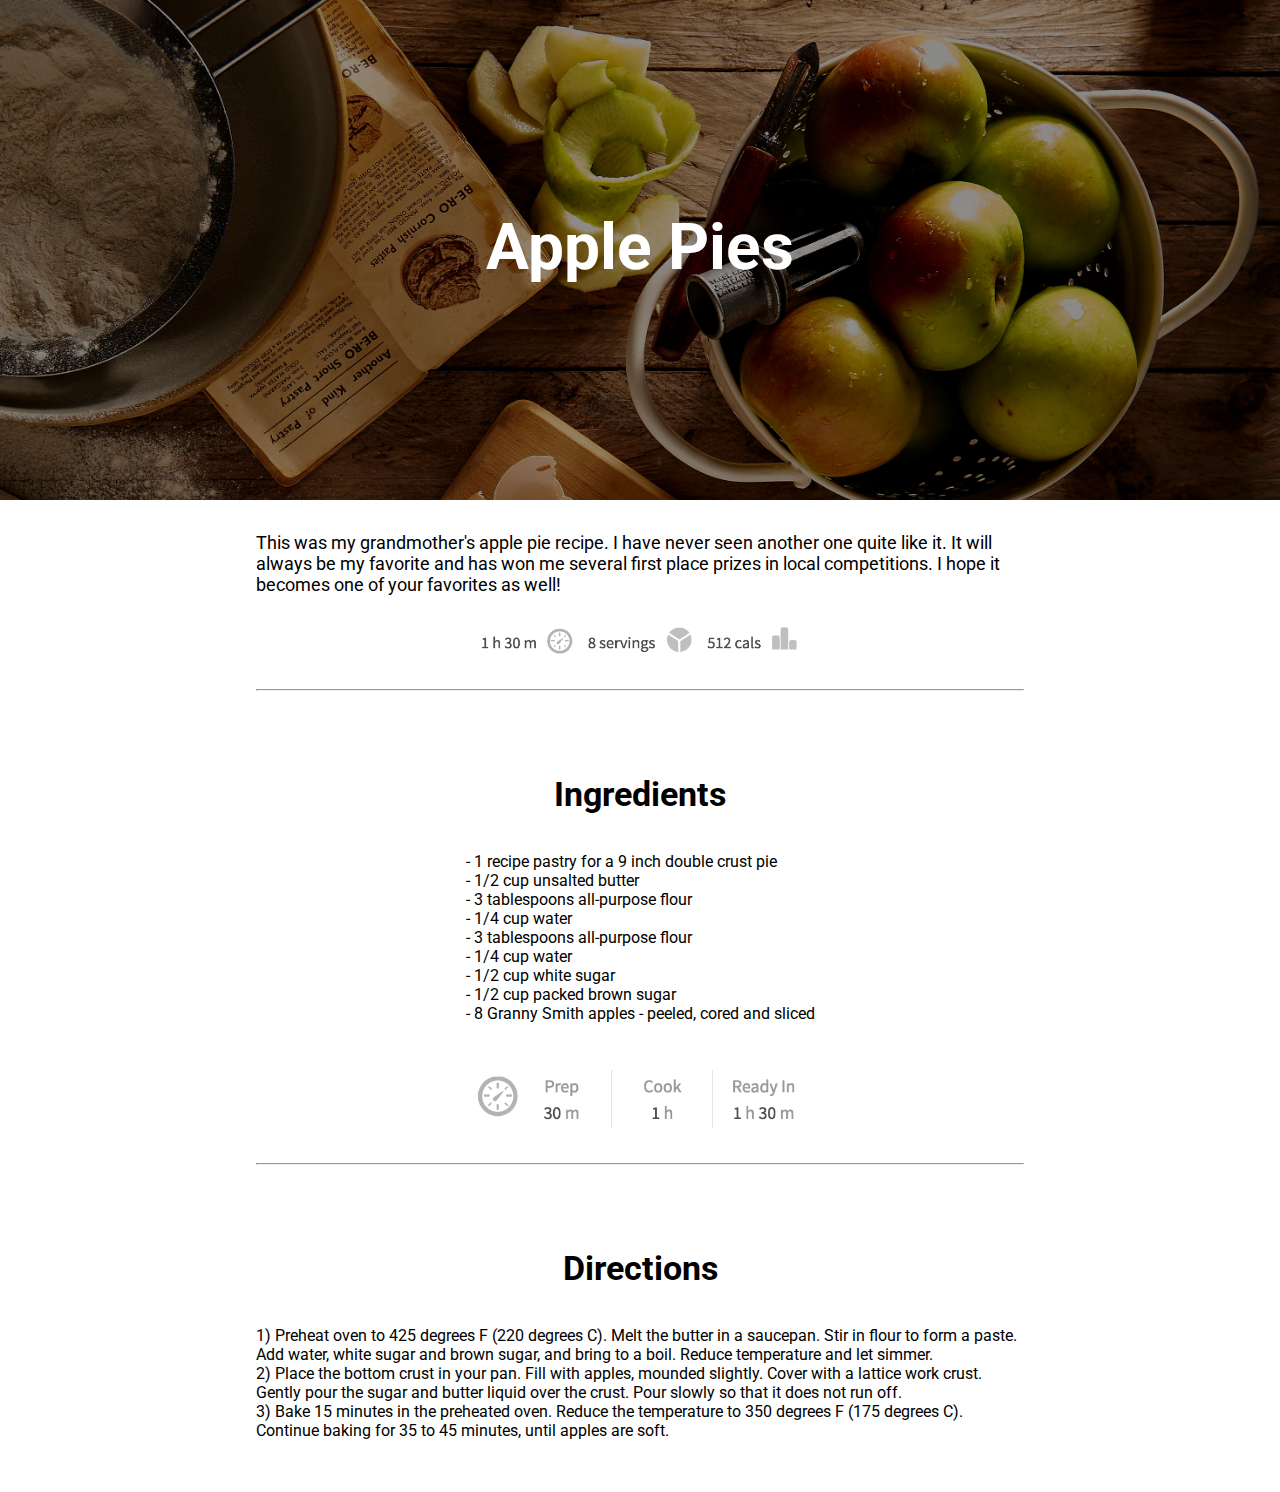
<file: apple-pie-starter-code/index.html>
<!DOCTYPE html>
<html lang="en">
<head>
  <meta charset="UTF-8">
  <meta name="viewport" content="width=device-width, initial-scale=1.0">
  <meta http-equiv="X-UA-Compatible" content="ie=edge">
  <link rel="stylesheet" href="./css/main.css">
  <link href="https://fonts.googleapis.com/css?family=Roboto&display=swap" rel="stylesheet"> 
   <title>Apple Pie Recipe</title>
</head>
<body>
  <header id="background">
    <h1 class="titulo">Apple Pies</h1>
  </header>

<section>
<div class="part">
  <p>This was my grandmother's apple pie recipe. I have never seen another one
quite like it. It will always be my favorite and has won me several first place
prizes in local competitions. I hope it becomes one of your favorites as well!
</p>
<img src="./images/recipe-info.png" class="info"/>

</div>
<hr class = "separation">

</section>
<section>
    <div class="list">
<h3>Ingredients</h3>
<br/>
<br/>
<p class="recipe">
  - 1 recipe pastry for a 9 inch double crust pie<br/>
  - 1/2 cup unsalted butter<br/>
  - 3 tablespoons all-purpose flour<br/>
  - 1/4 cup water<br/>
  - 3 tablespoons all-purpose flour<br/>
  - 1/4 cup water<br/>
  - 1/2 cup white sugar<br/>
  - 1/2 cup packed brown sugar<br/>
  - 8 Granny Smith apples - peeled, cored and sliced<br/>
</p>
<br/>
<img src="./images/cooking-info.png" class="info"/>
</div>
<hr class = "separation">
</section>

<section>
    <div class="part">
    <h3>Directions</h3>
    <br/>
    <br/>
<p class="recipe">1) Preheat oven to 425 degrees F (220 degrees C). Melt the butter in a saucepan. Stir in
flour to form a paste. Add water, white sugar and brown sugar, and bring to a boil. Reduce
temperature and let simmer.</p>

<p class="recipe">2) Place the bottom crust in your pan. Fill with apples, mounded slightly. Cover with a
lattice work crust. Gently pour the sugar and butter liquid over the crust. Pour slowly so
that it does not run off.</p>
<p class="recipe">3) Bake 15 minutes in the preheated oven. Reduce the temperature to 350 degrees F (175
degrees C). Continue baking for 35 to 45 minutes, until apples are soft.
</p>
</div>
</section>

</body>
</html>
</file>
<file: apple-pie-starter-code/css/main.css>
* {
    margin: 0;
    font-family: 'Roboto', sans-serif;
}

body p {
    font-size : 18px;
}

header > h1{
    color: white;
    text-align : center;
    grid-column-start: 2;
    grid-row-start:2;
    font-size : 4em;
}

header {
    height : 500px;
    display: grid;
    grid-template-rows: 33% 33% 33%;
    grid-template-columns: 100px auto 100px;
    align-items: center;
   
}

#background{
    background-image: url("../images/apple-pie.jpg");
    background-repeat: no-repeat;
    background-size: 100%;
}

section{
    display: flex;
    margin-bottom : 20px;
    align-content: flex-start;
    flex-direction : row;
    padding : 2em 20%;
    text-align : left;
    justify-content : center;
    flex-flow : row wrap;

}

.part{
    display: flex;
    flex-flow : column wrap;
    align-content: center;
    align-items: center;

}

.info {
    width: 350px;
    margin: 20px;
}

.separation{
    color: black;
     width : 100%;
}

.recipe{
    font-size: 16px;
    display: flex;
    justify-content: flex-start;
}

.list{
    display: flex;
    flex-flow : column wrap;
    align-content: flex-start;
    align-items: center ;
    padding:0;
    justify-content: center;
    margin :0;
}

h3{
    text-align: left;
    font-size : 2.1em;
}
</file>
